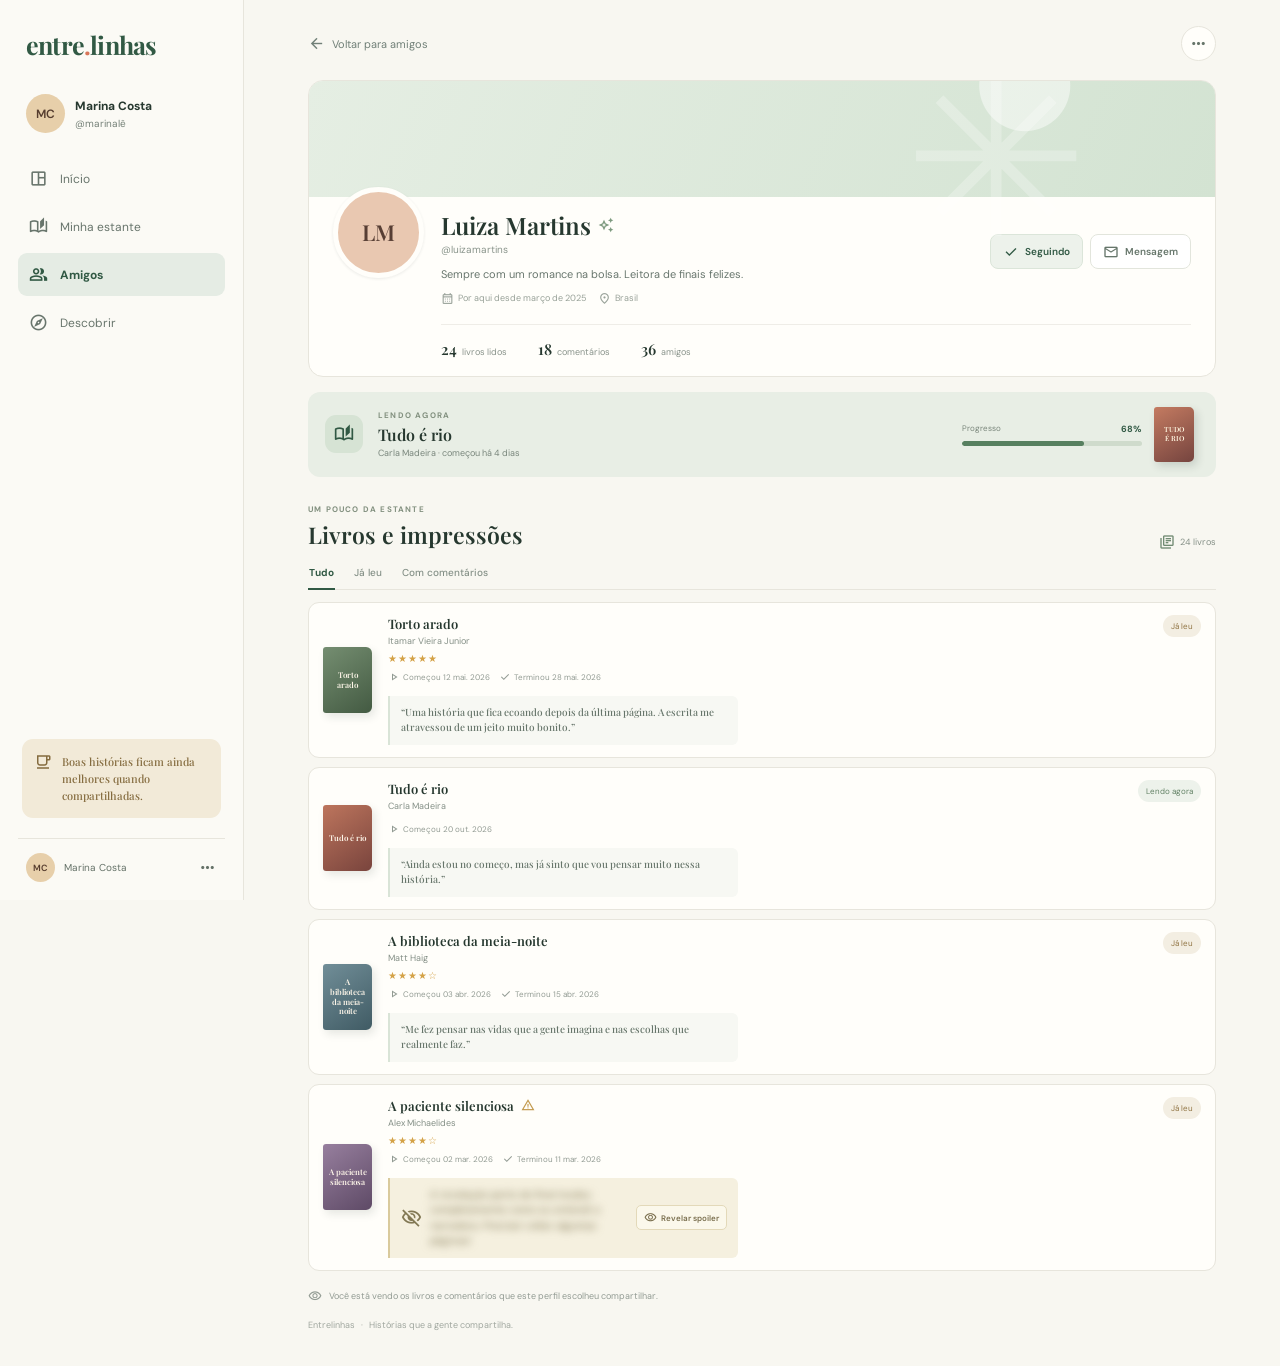
<file: @usuário protótipo 1.html>
<!doctype html>
<html lang="pt-BR">
<head>
  <meta charset="utf-8">
  <meta name="viewport" content="width=device-width, initial-scale=1">
  <meta name="theme-color" content="#f8f7f1">
  <title>Perfil de leitor — Entrelinhas</title>
  <link rel="preconnect" href="https://fonts.googleapis.com">
  <link rel="preconnect" href="https://fonts.gstatic.com" crossorigin>
  <link href="https://fonts.googleapis.com/css2?family=DM+Sans:wght@400;500;600;700&family=Playfair+Display:wght@500;600;700&family=Material+Symbols+Outlined:opsz,wght,FILL,GRAD@20..48,400,0,0" rel="stylesheet">
  <link rel="stylesheet" href="@usuário protótipo 1.css">
  <script src="@usuário protótipo 1.js" defer></script>
</head>
<body>
  <div class="app-shell">
    <!-- Navegação da conta -->
    <aside class="sidebar">
      <a class="logo" href="entrelinha protótipo teste 2.html">entre<span>.</span>linhas</a>
      <div class="profile-mini"><div class="avatar owner-avatar">MC</div><div><strong>Marina Costa</strong><small>@marinalê</small></div></div>
      <nav class="side-nav" aria-label="Navegação principal">
        <a href="entrelinha protótipo teste 2.html"><span class="material-symbols-outlined">space_dashboard</span>Início</a>
        <a href="#estante"><span class="material-symbols-outlined">auto_stories</span>Minha estante</a>
        <a class="selected" href="entrelinha protótipo teste 2.html"><span class="material-symbols-outlined">group</span>Amigos</a>
        <a href="#descobrir"><span class="material-symbols-outlined">explore</span>Descobrir</a>
      </nav>
      <div class="sidebar-note"><span class="material-symbols-outlined">local_cafe</span><p>Boas histórias ficam ainda melhores quando compartilhadas.</p></div>
      <div class="sidebar-bottom"><span class="avatar owner-avatar small-avatar">MC</span><span>Marina Costa</span><span class="material-symbols-outlined more">more_horiz</span></div>
    </aside>

    <!-- Perfil de leitor -->
    <main class="main">
      <header class="topbar">
        <a class="back-link" href="entrelinha protótipo teste 2.html"><span class="material-symbols-outlined">arrow_back</span>Voltar para amigos</a>
        <button class="icon-button" aria-label="Mais opções" title="Mais opções"><span class="material-symbols-outlined">more_horiz</span></button>
      </header>

      <!-- Apresentação da pessoa -->
      <section class="profile-hero">
        <div class="profile-cover"></div>
        <div class="profile-main">
          <div class="reader-avatar" id="profileAvatar">LM</div>
          <div class="profile-identity">
            <div class="name-line"><h1 id="profileName">Luiza Martins</h1><span class="verified material-symbols-outlined" title="Perfil da comunidade">auto_awesome</span></div>
            <div class="username" id="profileUsername">@luizamartins</div>
            <p class="profile-bio" id="profileBio">Sempre com um romance na bolsa. Leitora de finais felizes.</p>
            <div class="profile-meta"><span><span class="material-symbols-outlined">calendar_month</span><span id="joinedDate">Por aqui desde março de 2025</span></span><span><span class="material-symbols-outlined">location_on</span>Brasil</span></div>
          </div>
          <div class="profile-actions"><button class="button follow-button" id="followButton"><span class="material-symbols-outlined">person_add</span><span>Seguir</span></button><button class="button message-button" id="messageButton"><span class="material-symbols-outlined">mail</span><span>Mensagem</span></button></div>
        </div>
        <div class="profile-stats"><div><strong id="readCount">24</strong><span>livros lidos</span></div><div><strong id="reviewCount">18</strong><span>comentários</span></div><div><strong id="friendCount">36</strong><span>amigos</span></div></div>
      </section>

      <!-- Leitura em andamento -->
      <section class="currently-reading">
        <div class="current-icon"><span class="material-symbols-outlined">auto_stories</span></div>
        <div class="current-copy"><span class="section-label">LENDO AGORA</span><h2 id="currentBook">Tudo é rio</h2><p id="currentAuthor">Carla Madeira · começou há 4 dias</p></div>
        <div class="current-progress"><div class="progress-copy"><span>Progresso</span><strong id="currentProgressText">68%</strong></div><div class="progress-track"><i id="currentProgress"></i></div></div>
        <div class="current-cover" id="currentCover">TUDO<br>É RIO</div>
      </section>

      <!-- Estante e comentários -->
      <section class="library-section" id="estante">
        <div class="section-header"><div><div class="section-label">UM POUCO DA ESTANTE</div><h2>Livros e impressões</h2></div><span class="book-total"><span class="material-symbols-outlined">library_books</span><span id="libraryTotal">24 livros</span></span></div>
        <div class="library-tabs" role="tablist" aria-label="Filtrar livros do perfil">
          <button class="library-tab active" data-filter="all" role="tab" aria-selected="true">Tudo</button>
          <button class="library-tab" data-filter="read" role="tab" aria-selected="false">Já leu</button>
          <button class="library-tab" data-filter="reviewed" role="tab" aria-selected="false">Com comentários</button>
        </div>
        <div class="book-list" id="bookList"></div>
        <div class="empty-books" id="emptyBooks" hidden><span class="material-symbols-outlined">auto_stories</span><p>Nenhum livro nessa seleção por enquanto.</p></div>
      </section>

      <!-- Nota de privacidade -->
      <div class="privacy-note"><span class="material-symbols-outlined">visibility</span><span>Você está vendo os livros e comentários que este perfil escolheu compartilhar.</span></div>
      <footer class="page-footer">Entrelinhas <span>·</span> Histórias que a gente compartilha.</footer>
    </main>
  </div>
  <div class="toast" id="toast" role="status" aria-live="polite"></div>
</body>
</html>
</file>
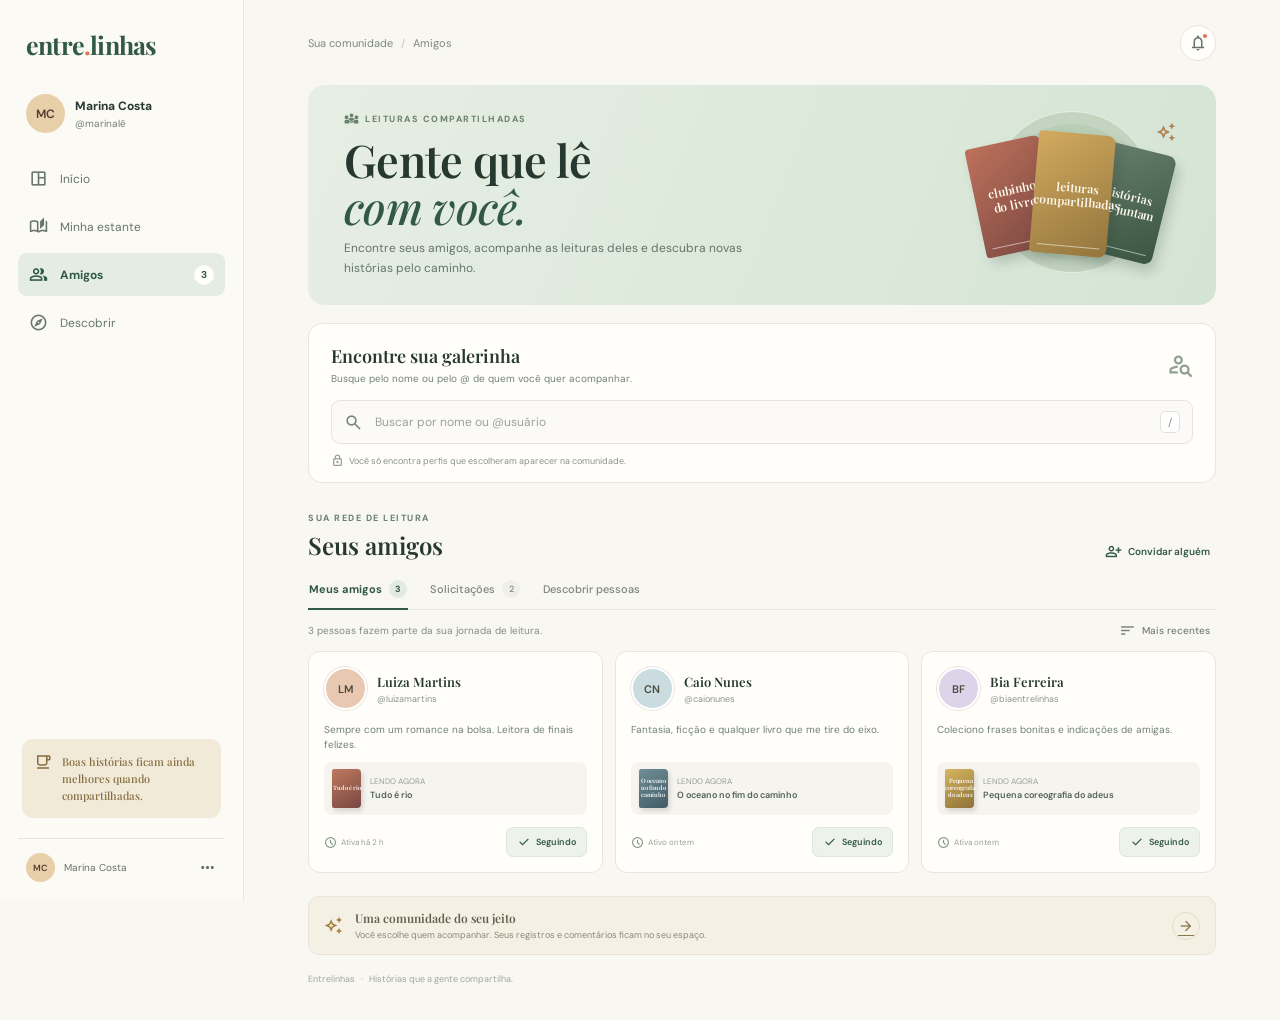
<file: entrelinha protótipo teste 2.html>
<!doctype html>
<html lang="pt-BR">
<head>
  <meta charset="utf-8">
  <meta name="viewport" content="width=device-width, initial-scale=1">
  <meta name="theme-color" content="#f8f6ef">
  <title>Amigos — Entrelinhas</title>
  <link rel="preconnect" href="https://fonts.googleapis.com">
  <link rel="preconnect" href="https://fonts.gstatic.com" crossorigin>
  <link href="https://fonts.googleapis.com/css2?family=DM+Sans:wght@400;500;600;700&family=Playfair+Display:wght@500;600;700&family=Material+Symbols+Outlined:opsz,wght,FILL,GRAD@20..48,400,0,0" rel="stylesheet">
  <link rel="stylesheet" href="entrelinha protótipo teste 2.css">
  <script src="entrelinha protótipo teste 2.js" defer></script>
</head>
<body>
  <div class="app-shell">
    <!-- Navegação da conta -->
    <aside class="sidebar">
      <a class="logo" href="#inicio">entre<span>.</span>linhas</a>
      <div class="profile-mini">
        <div class="avatar avatar-owner">MC</div>
        <div><strong>Marina Costa</strong><small>@marinalê</small></div>
      </div>
      <nav class="side-nav" aria-label="Navegação principal">
        <a href="#inicio"><span class="material-symbols-outlined">space_dashboard</span>Início</a>
        <a href="#estante"><span class="material-symbols-outlined">auto_stories</span>Minha estante</a>
        <a class="selected" href="#amigos" aria-current="page"><span class="material-symbols-outlined">group</span>Amigos <span class="nav-count" id="navFriendCount">3</span></a>
        <a href="#descobrir"><span class="material-symbols-outlined">explore</span>Descobrir</a>
      </nav>
      <div class="sidebar-note"><span class="material-symbols-outlined">local_cafe</span><p>Boas histórias ficam ainda melhores quando compartilhadas.</p></div>
      <div class="sidebar-bottom"><span class="avatar avatar-owner small-avatar">MC</span><span>Marina Costa</span><span class="material-symbols-outlined more">more_horiz</span></div>
    </aside>

    <!-- Área principal de amigos -->
    <main class="main" id="amigos">
      <header class="topbar">
        <div class="breadcrumb">Sua comunidade <span>/</span> Amigos</div>
        <button class="icon-button" aria-label="Notificações" title="Notificações"><span class="material-symbols-outlined">notifications</span><i></i></button>
      </header>

      <section class="page-intro">
        <div class="intro-copy">
          <div class="eyebrow"><span class="material-symbols-outlined">diversity_3</span> LEITURAS COMPARTILHADAS</div>
          <h1>Gente que lê<br><em>com você.</em></h1>
          <p>Encontre seus amigos, acompanhe as leituras deles e descubra novas histórias pelo caminho.</p>
        </div>
        <div class="intro-art" aria-hidden="true">
          <div class="art-circle"></div>
          <div class="art-book book-a"><span>clubinho<br>do livro</span><i></i></div>
          <div class="art-book book-b"><span>leituras<br>compartilhadas</span><i></i></div>
          <div class="art-book book-c"><span>histórias<br>que juntam</span><i></i></div>
          <span class="material-symbols-outlined art-spark">auto_awesome</span>
        </div>
      </section>

      <!-- Busca por nome ou nome de usuário -->
      <section class="search-panel" aria-label="Buscar pessoas">
        <div class="search-heading"><div><h2>Encontre sua galerinha</h2><p>Busque pelo nome ou pelo @ de quem você quer acompanhar.</p></div><span class="material-symbols-outlined search-people-icon">person_search</span></div>
        <label class="search-box" for="peopleSearch">
          <span class="material-symbols-outlined">search</span>
          <input id="peopleSearch" type="search" placeholder="Buscar por nome ou @usuário" autocomplete="off">
          <kbd>/</kbd>
        </label>
        <div class="search-hint"><span class="material-symbols-outlined">lock</span> Você só encontra perfis que escolheram aparecer na comunidade.</div>
      </section>

      <!-- Abas da comunidade -->
      <section class="community-section">
        <div class="section-heading">
          <div><div class="eyebrow">SUA REDE DE LEITURA</div><h2 id="listTitle">Seus amigos</h2></div>
          <button class="text-button" id="inviteButton"><span class="material-symbols-outlined">person_add</span>Convidar alguém</button>
        </div>
        <div class="tabs" role="tablist" aria-label="Seções de amigos">
          <button class="tab active" role="tab" aria-selected="true" data-tab="friends">Meus amigos <span id="friendsTabCount">3</span></button>
          <button class="tab" role="tab" aria-selected="false" data-tab="requests">Solicitações <span id="requestsTabCount">2</span></button>
          <button class="tab" role="tab" aria-selected="false" data-tab="discover">Descobrir pessoas</button>
        </div>
        <div class="list-toolbar"><p id="resultSummary">Pessoas que fazem parte da sua jornada de leitura.</p><button class="sort-button" id="sortButton"><span class="material-symbols-outlined">sort</span> Mais recentes</button></div>
        <div class="people-grid" id="peopleGrid" aria-live="polite"></div>
        <div class="empty-state" id="emptyState" hidden><span class="material-symbols-outlined">person_search</span><h3>Ninguém por aqui ainda</h3><p>Tente outro nome ou confira a aba de sugestões.</p></div>
      </section>

      <!-- Lembrete de privacidade e convivência -->
      <aside class="community-tip"><span class="material-symbols-outlined">auto_awesome</span><div><strong>Uma comunidade do seu jeito</strong><p>Você escolhe quem acompanhar. Seus registros e comentários ficam no seu espaço.</p></div><a href="#privacidade" aria-label="Saiba mais sobre privacidade"><span class="material-symbols-outlined">arrow_forward</span></a></aside>
      <footer class="page-footer">Entrelinhas <span>·</span> Histórias que a gente compartilha.</footer>
    </main>
  </div>
  <div class="toast" id="toast" role="status" aria-live="polite"></div>
</body>
</html>
</file>
<file: @usuário protótipo 1.css>
:root {
  --ink: #26382f; --muted: #758178; --paper: #f8f7f1; --line: #e7e5dc;
  --green: #315944; --green-soft: #e5ece4; --coral: #d87559; --gold: #e7b75e; --white: #fffefa;
}
* { box-sizing: border-box; }
html { scroll-behavior: smooth; }
body { margin: 0; background: var(--paper); color: var(--ink); font-family: 'DM Sans', sans-serif; }
.material-symbols-outlined { font-size: 21px; line-height: 1; font-variation-settings: 'FILL' 0, 'wght' 400, 'GRAD' 0, 'opsz' 24; }

/* Navegação da conta */
.app-shell { min-height: 100vh; }
.sidebar { position: fixed; inset: 0 auto 0 0; z-index: 3; display: flex; width: 244px; flex-direction: column; padding: 28px 18px 18px; border-right: 1px solid var(--line); background: #fbfaf5; }
.logo { margin: 0 0 33px 8px; color: var(--green); font: 700 25px 'Playfair Display', serif; letter-spacing: -.8px; text-decoration: none; }
.logo span { color: var(--coral); }
.profile-mini { display: flex; align-items: center; gap: 10px; padding: 0 8px 24px; }
.profile-mini strong, .profile-mini small { display: block; }
.profile-mini strong { font-size: 12px; }
.profile-mini small { margin-top: 3px; color: var(--muted); font-size: 10px; }
.avatar { display: grid; width: 39px; height: 39px; flex: 0 0 auto; place-items: center; border-radius: 50%; background: #e8c6a8; color: #553c2e; font: 600 12px 'DM Sans', sans-serif; }
.owner-avatar { background: #e7cfaa; }
.side-nav { display: grid; gap: 5px; }
.side-nav a { display: flex; min-height: 43px; align-items: center; gap: 12px; padding: 0 11px; border-radius: 9px; color: #68756c; font-size: 12px; text-decoration: none; transition: background .2s, color .2s; }
.side-nav a:hover, .side-nav a.selected { background: var(--green-soft); color: var(--green); }
.side-nav a.selected { font-weight: 700; }
.side-nav .material-symbols-outlined { font-size: 19px; }
.sidebar-note { display: flex; gap: 10px; margin: auto 4px 20px; padding: 14px 12px; border-radius: 11px; background: #f2ead8; color: #846b3e; }
.sidebar-note .material-symbols-outlined { flex: 0 0 auto; font-size: 18px; }
.sidebar-note p { margin: 0; font: 500 11px/1.55 'Playfair Display', serif; }
.sidebar-bottom { display: flex; align-items: center; gap: 9px; padding: 14px 8px 0; border-top: 1px solid var(--line); color: #657268; font-size: 10px; }
.small-avatar { width: 29px; height: 29px; font-size: 9px; }
.sidebar-bottom .more { margin-left: auto; font-size: 19px; }

/* Conteúdo e cabeçalho do perfil */
.main { width: min(1090px, calc(100% - 244px)); margin-left: 244px; padding: 25px clamp(24px, 5vw, 64px) 35px; }
.topbar { display: flex; height: 37px; align-items: center; justify-content: space-between; margin-bottom: 18px; }
.back-link { display: inline-flex; align-items: center; gap: 7px; color: #718078; font-size: 11px; text-decoration: none; }
.back-link:hover { color: var(--green); }
.back-link .material-symbols-outlined { font-size: 17px; }
.icon-button { display: grid; width: 35px; height: 35px; place-items: center; border: 1px solid var(--line); border-radius: 50%; background: var(--white); color: #66756a; cursor: pointer; }
.icon-button .material-symbols-outlined { font-size: 19px; }
.profile-hero { overflow: hidden; border: 1px solid var(--line); border-radius: 15px; background: var(--white); }
.profile-cover { position: relative; height: 116px; background: radial-gradient(circle at 79% 4%, #ffffff79 0 45px, transparent 46px), linear-gradient(112deg, #e5eee3, #d3e3d2); }
.profile-cover::after { position: absolute; top: -63px; right: 14%; color: #ffffff42; content: '✳'; font-size: 220px; }
.profile-main { display: flex; align-items: center; gap: 17px; padding: 0 24px; }
.reader-avatar { position: relative; z-index: 1; display: grid; width: 91px; height: 91px; flex: 0 0 auto; place-items: center; margin-top: -39px; border: 5px solid var(--white); border-radius: 50%; background: #e9c8b1; box-shadow: 0 1px 3px #26382f19; color: #573e34; font: 600 22px 'Playfair Display', serif; }
.reader-avatar.avatar-caio { background: #cbdce1; color: #3e555b; }
.reader-avatar.avatar-bia { background: #dfd3e9; color: #594968; }
.reader-avatar.avatar-ana { background: #e7d9ad; color: #61532c; }
.reader-avatar.avatar-rafa { background: #c8d9c4; color: #3f5c3d; }
.reader-avatar.avatar-joao { background: #e3c7cd; color: #694650; }
.reader-avatar.avatar-mari { background: #d7d4b5; color: #58563c; }
.profile-identity { min-width: 0; padding: 12px 0 2px; }
.name-line { display: flex; align-items: center; gap: 7px; }
.name-line h1 { overflow: hidden; margin: 0; font: 600 24px 'Playfair Display', serif; text-overflow: ellipsis; white-space: nowrap; }
.verified { color: #7d9a7f; font-size: 16px; }
.username { margin-top: 2px; color: #89948b; font-size: 10px; }
.profile-bio { margin: 10px 0 9px; color: #69776e; font-size: 11px; line-height: 1.5; }
.profile-meta { display: flex; flex-wrap: wrap; gap: 12px; color: #98a198; font-size: 9px; }
.profile-meta > span { display: inline-flex; align-items: center; gap: 4px; }
.profile-meta .material-symbols-outlined { font-size: 13px; }
.profile-actions { display: flex; gap: 7px; margin-left: auto; }
.button { display: inline-flex; min-height: 35px; align-items: center; justify-content: center; gap: 6px; padding: 0 12px; border: 1px solid var(--green); border-radius: 8px; background: var(--green); color: white; font: 600 10px 'DM Sans', sans-serif; cursor: pointer; transition: background .18s, color .18s; }
.button:hover { background: #264833; }
.button .material-symbols-outlined { font-size: 16px; }
.button.following { border-color: #dbe5d9; background: #edf2eb; color: var(--green); }
.message-button { border-color: #e2e5dc; background: white; color: #66766b; }
.message-button:hover { background: #f5f6f1; color: var(--green); }
.profile-stats { display: flex; gap: 31px; margin: 17px 24px 0 132px; padding: 14px 0 17px; border-top: 1px solid #efede7; }
.profile-stats div { display: flex; align-items: baseline; gap: 5px; }
.profile-stats strong { font: 600 15px 'Playfair Display', serif; }
.profile-stats span { color: #89938b; font-size: 9px; }

/* Leitura atual */
.currently-reading { display: grid; grid-template-columns: 41px 1fr minmax(110px, 180px) 45px; align-items: center; gap: 12px; margin-top: 15px; padding: 15px 17px; border-radius: 12px; background: #e8eee5; }
.current-icon { display: grid; width: 38px; height: 38px; place-items: center; border-radius: 11px; background: #d6e3d4; color: var(--green); }
.current-icon .material-symbols-outlined { font-size: 20px; }
.section-label { display: block; color: #82907f; font-size: 8px; font-weight: 700; letter-spacing: 1.2px; }
.current-copy h2 { margin: 4px 0 2px; font: 600 16px 'Playfair Display', serif; }
.current-copy p { margin: 0; color: #79867c; font-size: 9px; }
.progress-copy { display: flex; justify-content: space-between; margin-bottom: 6px; color: #78857a; font-size: 8px; }
.progress-copy strong { color: var(--green); font-size: 9px; }
.progress-track { height: 5px; overflow: hidden; border-radius: 4px; background: #cfdbcc; }
.progress-track i { display: block; width: 68%; height: 100%; border-radius: inherit; background: #578060; }
.current-cover { display: grid; width: 40px; height: 55px; place-items: center; border-radius: 3px 5px 5px 3px; background: linear-gradient(150deg, #c47b61, #75443f); box-shadow: 3px 4px 8px #26382f2a; color: #fff5df; font: 600 7px/1.3 'Playfair Display', serif; text-align: center; }

/* Livros, avaliações e comentários */
.library-section { margin-top: 27px; }
.section-header { display: flex; align-items: end; justify-content: space-between; }
.section-header h2 { margin: 5px 0 0; font: 600 23px 'Playfair Display', serif; }
.book-total { display: inline-flex; align-items: center; gap: 5px; color: #869188; font-size: 9px; }
.book-total .material-symbols-outlined { color: #718b73; font-size: 16px; }
.library-tabs { display: flex; gap: 18px; margin-top: 16px; border-bottom: 1px solid var(--line); }
.library-tab { position: relative; padding: 0 1px 10px; border: 0; background: transparent; color: #849087; font: 500 10px 'DM Sans', sans-serif; cursor: pointer; }
.library-tab.active { color: var(--green); font-weight: 700; }
.library-tab.active::after { position: absolute; right: 0; bottom: -1px; left: 0; height: 2px; background: var(--green); content: ''; }
.book-list { display: grid; gap: 9px; margin-top: 12px; }
.book-entry { display: grid; grid-template-columns: 52px minmax(0, 1fr) auto; align-items: center; gap: 13px; padding: 12px 14px; border: 1px solid var(--line); border-radius: 11px; background: var(--white); }
.book-cover { display: grid; width: 49px; height: 66px; place-items: center; padding: 5px; border-radius: 3px 6px 6px 3px; box-shadow: 3px 4px 8px #26382f1d; color: #fff7ea; font: 600 8px/1.2 'Playfair Display', serif; text-align: center; }
.book-cover.coral { background: linear-gradient(145deg, #bd755d, #79443d); }
.book-cover.blue { background: linear-gradient(145deg, #718e98, #405b64); }
.book-cover.mustard { background: linear-gradient(145deg, #d7b761, #8d7036); }
.book-cover.green { background: linear-gradient(145deg, #758e71, #435a42); }
.book-cover.plum { background: linear-gradient(145deg, #977f9e, #5e4a66); }
.book-details { min-width: 0; }
.book-title-line { display: flex; align-items: center; gap: 7px; }
.book-title-line h3 { overflow: hidden; margin: 0; font: 600 13px 'Playfair Display', serif; text-overflow: ellipsis; white-space: nowrap; }
.book-title-line .material-symbols-outlined { color: #c2994c; font-size: 14px; }
.book-author { margin: 3px 0 5px; color: #859087; font-size: 9px; }
.rating { color: #d4a247; font-size: 10px; letter-spacing: 1px; }
.book-dates { display: inline-flex; flex-wrap: wrap; gap: 9px; margin-top: 6px; color: #929b93; font-size: 8px; }
.book-dates span { display: inline-flex; align-items: center; gap: 3px; }
.book-dates .material-symbols-outlined { font-size: 12px; }
.review { position: relative; max-width: 350px; margin: 8px 0 0; padding: 9px 11px; border-left: 2px solid #d9e4d7; border-radius: 0 6px 6px 0; background: #f7f8f3; color: #66756a; font: 500 10px/1.55 'Playfair Display', serif; }
.review.spoiler { display: flex; align-items: center; gap: 8px; border-left-color: #d9ca9c; background: #f5f0df; color: #827854; font-family: 'DM Sans', sans-serif; }
.review.spoiler p { margin: 0; filter: blur(4px); transition: filter .2s; }
.review.spoiler.revealed p { filter: none; }
.spoiler-button { display: inline-flex; flex: 0 0 auto; align-items: center; gap: 4px; padding: 5px 7px; border: 1px solid #e3d9b9; border-radius: 5px; background: #fbf8eb; color: #796e4d; font: 600 8px 'DM Sans', sans-serif; cursor: pointer; }
.spoiler-button .material-symbols-outlined { font-size: 13px; }
.book-status { align-self: start; padding: 6px 8px; border-radius: 20px; background: #edf2eb; color: #618064; font-size: 8px; white-space: nowrap; }
.book-status.finished { background: #f3eee2; color: #917544; }
.empty-books { padding: 36px 12px; color: #89948b; text-align: center; }
.empty-books .material-symbols-outlined { color: #91a090; font-size: 27px; }
.empty-books p { margin: 8px 0 0; font-size: 10px; }
.privacy-note { display: flex; align-items: center; gap: 7px; margin-top: 18px; color: #929b93; font-size: 9px; }
.privacy-note .material-symbols-outlined { font-size: 14px; }
.page-footer { padding: 16px 0 0; color: #a0a79f; font-size: 9px; }
.page-footer span { padding: 0 4px; }
.toast { position: fixed; right: 24px; bottom: 22px; z-index: 8; max-width: min(360px, calc(100% - 32px)); padding: 12px 17px; border-radius: 9px; background: var(--ink); box-shadow: 0 7px 20px #1b302540; color: white; font-size: 11px; opacity: 0; pointer-events: none; transform: translateY(12px); transition: .22s; }
.toast.show { opacity: 1; transform: translateY(0); }

/* Ajustes para telas menores */
@media (max-width: 1020px) {
  .main { padding-right: 28px; padding-left: 28px; }
  .profile-main { gap: 13px; padding-right: 17px; padding-left: 17px; }
  .profile-stats { margin-left: 121px; }
}
@media (max-width: 760px) {
  .sidebar { width: 70px; align-items: center; padding: 17px 8px; }
  .logo { margin: 3px 0 26px; font-size: 0; }
  .logo::after { color: var(--green); content: 'e.'; font: 700 25px 'Playfair Display', serif; }
  .profile-mini { padding: 0 0 22px; }
  .profile-mini > div:not(.avatar) { display: none; }
  .side-nav { width: 100%; }
  .side-nav a { justify-content: center; padding: 0; font-size: 0; }
  .side-nav a > .material-symbols-outlined { font-size: 20px; }
  .sidebar-note, .sidebar-bottom { display: none; }
  .main { width: calc(100% - 70px); margin-left: 70px; padding: 20px 17px 28px; }
  .profile-main { flex-wrap: wrap; align-items: start; padding: 0 17px; }
  .reader-avatar { width: 76px; height: 76px; margin-top: -31px; }
  .profile-identity { flex: 1; padding-top: 9px; }
  .name-line h1 { font-size: 21px; }
  .profile-actions { width: 100%; justify-content: flex-end; margin-top: -4px; }
  .profile-stats { gap: 22px; margin: 14px 17px 0; }
  .currently-reading { grid-template-columns: 38px 1fr 42px; }
  .current-progress { grid-column: 2; grid-row: 2; }
  .current-cover { grid-column: 3; grid-row: 1 / span 2; }
}
@media (max-width: 500px) {
  .sidebar { width: 57px; }
  .main { width: calc(100% - 57px); margin-left: 57px; padding-right: 12px; padding-left: 12px; }
  .profile-cover { height: 90px; }
  .profile-main { column-gap: 10px; padding: 0 12px; }
  .reader-avatar { width: 66px; height: 66px; margin-top: -26px; border-width: 4px; font-size: 18px; }
  .profile-identity { padding-top: 7px; }
  .name-line h1 { font-size: 18px; }
  .profile-bio { margin-top: 7px; font-size: 10px; }
  .profile-meta { gap: 7px; font-size: 8px; }
  .profile-actions { margin-top: 2px; }
  .button { min-height: 32px; padding: 0 9px; font-size: 9px; }
  .profile-stats { justify-content: space-between; gap: 8px; margin-right: 12px; margin-left: 12px; }
  .profile-stats div { display: grid; gap: 2px; }
  .profile-stats strong { font-size: 14px; }
  .profile-stats span { font-size: 8px; }
  .currently-reading { grid-template-columns: 34px 1fr 38px; gap: 8px; padding: 12px; }
  .current-icon { width: 32px; height: 32px; }
  .current-copy h2 { font-size: 14px; }
  .current-copy p { font-size: 8px; }
  .library-section { margin-top: 23px; }
  .section-header h2 { font-size: 20px; }
  .book-total { font-size: 8px; }
  .library-tabs { gap: 14px; }
  .book-entry { grid-template-columns: 43px minmax(0, 1fr); gap: 10px; padding: 10px; }
  .book-cover { width: 42px; height: 59px; }
  .book-status { grid-column: 2; grid-row: 2; justify-self: start; margin-top: -2px; }
  .book-details { grid-column: 2; grid-row: 1; }
  .review { font-size: 9px; }
  .spoiler-button { font-size: 7px; }
  .privacy-note { align-items: flex-start; line-height: 1.5; }
}
</file>
<file: entrelinha protótipo teste 2.css>
:root {
  --ink: #26382f;
  --muted: #748178;
  --paper: #f8f7f1;
  --line: #e7e5dc;
  --green: #315944;
  --green-soft: #e5ece4;
  --coral: #d87559;
  --gold: #e7b75e;
  --white: #fffefa;
}

* { box-sizing: border-box; }

html { scroll-behavior: smooth; }

body {
  margin: 0;
  background: var(--paper);
  color: var(--ink);
  font-family: 'DM Sans', sans-serif;
}

.material-symbols-outlined {
  font-size: 21px;
  line-height: 1;
  font-variation-settings: 'FILL' 0, 'wght' 400, 'GRAD' 0, 'opsz' 24;
}

/* Estrutura da conta e navegação */
.app-shell { min-height: 100vh; }

.sidebar {
  position: fixed;
  inset: 0 auto 0 0;
  z-index: 3;
  display: flex;
  width: 244px;
  flex-direction: column;
  padding: 28px 18px 18px;
  border-right: 1px solid var(--line);
  background: #fbfaf5;
}

.logo {
  margin: 0 0 33px 8px;
  color: var(--green);
  font: 700 25px 'Playfair Display', serif;
  letter-spacing: -.8px;
  text-decoration: none;
}
.logo span { color: var(--coral); }

.profile-mini { display: flex; align-items: center; gap: 10px; padding: 0 8px 24px; }
.profile-mini strong, .profile-mini small { display: block; }
.profile-mini strong { font-size: 12px; }
.profile-mini small { margin-top: 3px; color: var(--muted); font-size: 10px; }

.avatar {
  display: grid;
  width: 39px;
  height: 39px;
  flex: 0 0 auto;
  place-items: center;
  border-radius: 50%;
  background: #e8c6a8;
  color: #553c2e;
  font: 600 12px 'DM Sans', sans-serif;
}
.avatar-owner { background: #e7cfaa; }

.side-nav { display: grid; gap: 5px; }
.side-nav a {
  display: flex;
  min-height: 43px;
  align-items: center;
  gap: 12px;
  padding: 0 11px;
  border-radius: 9px;
  color: #68756c;
  font-size: 12px;
  text-decoration: none;
  transition: background .2s, color .2s;
}
.side-nav a:hover, .side-nav a.selected { background: var(--green-soft); color: var(--green); }
.side-nav a.selected { font-weight: 700; }
.side-nav .material-symbols-outlined { font-size: 19px; }
.nav-count { display: grid; width: 20px; height: 20px; place-items: center; margin-left: auto; border-radius: 50%; background: #fffefa; font-size: 10px; }

.sidebar-note {
  display: flex;
  gap: 10px;
  margin: auto 4px 20px;
  padding: 14px 12px;
  border-radius: 11px;
  background: #f2ead8;
  color: #846b3e;
}
.sidebar-note .material-symbols-outlined { flex: 0 0 auto; font-size: 18px; }
.sidebar-note p { margin: 0; font: 500 11px/1.55 'Playfair Display', serif; }
.sidebar-bottom { display: flex; align-items: center; gap: 9px; padding: 14px 8px 0; border-top: 1px solid var(--line); color: #657268; font-size: 10px; }
.small-avatar { width: 29px; height: 29px; font-size: 9px; }
.sidebar-bottom .more { margin-left: auto; font-size: 19px; }

/* Área de conteúdo */
.main { width: min(1130px, calc(100% - 244px)); margin-left: 244px; padding: 25px clamp(24px, 5vw, 64px) 35px; }
.topbar { display: flex; height: 35px; align-items: center; justify-content: space-between; margin-bottom: 25px; }
.breadcrumb { color: #7e8980; font-size: 11px; }
.breadcrumb span { padding: 0 5px; color: #c6c5bb; }
.icon-button { position: relative; display: grid; width: 36px; height: 36px; place-items: center; border: 1px solid var(--line); border-radius: 50%; background: var(--white); color: #66756a; cursor: pointer; }
.icon-button .material-symbols-outlined { font-size: 18px; }
.icon-button i { position: absolute; top: 7px; right: 7px; width: 6px; height: 6px; border: 1px solid white; border-radius: 50%; background: var(--coral); }

/* Capa da área de amigos */
.page-intro { position: relative; display: flex; min-height: 211px; align-items: center; justify-content: space-between; overflow: hidden; padding: 25px 36px; border-radius: 17px; background: linear-gradient(112deg, #e7eee4, #d4e4d4); }
.intro-copy { position: relative; z-index: 1; max-width: 480px; }
.eyebrow { display: flex; align-items: center; gap: 6px; color: #69806c; font-size: 9px; font-weight: 700; letter-spacing: 1.5px; }
.eyebrow .material-symbols-outlined { font-size: 15px; }
.intro-copy h1 { margin: 10px 0 9px; font: 600 clamp(31px, 4vw, 45px)/1.04 'Playfair Display', serif; letter-spacing: -.7px; }
.intro-copy h1 em { color: var(--green); font-weight: 500; }
.intro-copy p { max-width: 410px; margin: 0; color: #65746a; font-size: 12px; line-height: 1.65; }
.intro-art { position: relative; width: 300px; height: 170px; flex: 0 0 300px; }
.art-circle { position: absolute; top: 1px; right: 27px; width: 162px; height: 162px; border: 1px solid #ffffffa6; border-radius: 50%; background: #b9ceb7; box-shadow: inset 0 0 0 12px #ffffff24; }
.art-book { position: absolute; display: grid; width: 77px; height: 111px; place-items: center; border-radius: 4px 8px 8px 4px; box-shadow: 5px 7px 12px #26382f33; color: #fff9ed; text-align: center; transform: rotate(-12deg); }
.art-book span { font: 600 12px/1.2 'Playfair Display', serif; }
.art-book i { position: absolute; right: 7px; bottom: 8px; left: 7px; height: 1px; background: #fff8; }
.book-a { top: 31px; right: 128px; z-index: 1; background: linear-gradient(145deg, #bd715b, #784640); }
.book-b { top: 23px; right: 69px; z-index: 2; height: 122px; background: linear-gradient(145deg, #d3aa5f, #92753d); transform: rotate(5deg); }
.book-c { top: 37px; right: 15px; z-index: 1; background: linear-gradient(145deg, #68806e, #395440); transform: rotate(14deg); }
.art-spark { position: absolute; top: 12px; right: 4px; color: #af8050; font-size: 20px; }

/* Busca */
.search-panel { margin-top: 18px; padding: 20px 22px 15px; border: 1px solid var(--line); border-radius: 14px; background: var(--white); }
.search-heading { display: flex; align-items: center; justify-content: space-between; }
.search-heading h2 { margin: 0 0 4px; font: 600 18px 'Playfair Display', serif; }
.search-heading p { margin: 0; color: var(--muted); font-size: 10px; }
.search-people-icon { color: #91a08f; font-size: 27px; }
.search-box { display: flex; height: 44px; align-items: center; gap: 10px; margin-top: 15px; padding: 0 12px; border: 1px solid #e4e6dc; border-radius: 9px; background: #fbfaf6; color: #78857b; transition: border .2s, box-shadow .2s; }
.search-box:focus-within { border-color: #8da68f; box-shadow: 0 0 0 3px #e1ece1; }
.search-box .material-symbols-outlined { font-size: 19px; }
.search-box input { width: 100%; border: 0; outline: 0; background: transparent; color: var(--ink); font: 12px 'DM Sans', sans-serif; }
.search-box input::placeholder { color: #9aa39b; }
.search-box kbd { display: grid; width: 21px; height: 22px; place-items: center; border: 1px solid #e3e2db; border-radius: 5px; background: white; color: #8b958d; font: 11px 'DM Sans'; }
.search-hint { display: flex; align-items: center; gap: 5px; margin-top: 10px; color: #89938b; font-size: 9px; }
.search-hint .material-symbols-outlined { font-size: 13px; }

/* Abas, filtros e lista de pessoas */
.community-section { margin-top: 29px; }
.section-heading { display: flex; align-items: end; justify-content: space-between; }
.section-heading h2 { margin: 5px 0 0; font: 600 24px 'Playfair Display', serif; }
.text-button, .sort-button { display: inline-flex; align-items: center; gap: 6px; border: 0; background: transparent; color: var(--green); font: 600 10px 'DM Sans', sans-serif; cursor: pointer; }
.text-button .material-symbols-outlined, .sort-button .material-symbols-outlined { font-size: 17px; }
.tabs { display: flex; gap: 21px; margin-top: 19px; border-bottom: 1px solid var(--line); }
.tab { position: relative; display: inline-flex; align-items: center; gap: 7px; padding: 0 1px 11px; border: 0; background: transparent; color: #7b867d; font: 500 11px 'DM Sans', sans-serif; cursor: pointer; }
.tab.active { color: var(--green); font-weight: 700; }
.tab.active::after { position: absolute; right: 0; bottom: -1px; left: 0; height: 2px; background: var(--green); content: ''; }
.tab span { display: grid; min-width: 18px; height: 18px; place-items: center; padding: 0 4px; border-radius: 10px; background: #efeee8; font-size: 9px; }
.tab.active span { background: #e2ebe1; }
.list-toolbar { display: flex; align-items: center; justify-content: space-between; min-height: 41px; }
.list-toolbar p { margin: 0; color: #828d84; font-size: 10px; }
.sort-button { color: #758178; font-weight: 500; }
.people-grid { display: grid; grid-template-columns: repeat(3, minmax(0, 1fr)); gap: 12px; }
.person-card { min-width: 0; padding: 15px; border: 1px solid var(--line); border-radius: 12px; background: var(--white); transition: transform .18s, box-shadow .18s; }
.person-card:hover { transform: translateY(-2px); box-shadow: 0 8px 20px #26382f0c; }
.person-top { display: flex; align-items: center; gap: 10px; }
.person-avatar { display: grid; width: 43px; height: 43px; flex: 0 0 auto; place-items: center; border: 2px solid white; border-radius: 50%; box-shadow: 0 0 0 1px #e7e6de; color: #4b4a3e; font: 600 11px 'DM Sans'; }
.avatar-luiza { background: #e9c8b1; }
.avatar-caio { background: #cbdce1; }
.avatar-bia { background: #dfd3e9; }
.avatar-ana { background: #e7d9ad; }
.avatar-rafa { background: #c8d9c4; }
.avatar-joao { background: #e3c7cd; }
.avatar-mari { background: #d7d4b5; }
.person-name { min-width: 0; }
.person-name strong { display: block; overflow: hidden; color: var(--ink); font: 600 13px 'Playfair Display', serif; text-overflow: ellipsis; white-space: nowrap; }
.person-name small { display: block; margin-top: 3px; color: #8a958c; font-size: 9px; }
.person-bio { min-height: 30px; margin: 12px 0 10px; color: #718078; font-size: 10px; line-height: 1.5; }
.reading-now { display: flex; min-height: 52px; align-items: center; gap: 9px; padding: 7px 8px; border-radius: 8px; background: #f5f4ee; }
.book-thumb { display: grid; width: 29px; height: 39px; flex: 0 0 auto; place-items: center; border-radius: 2px 4px 4px 2px; box-shadow: 2px 3px 5px #0002; color: #fff; font: 600 6px/1.15 'Playfair Display', serif; text-align: center; }
.cover-coral { background: linear-gradient(150deg, #bf795f, #784741); }
.cover-blue { background: linear-gradient(150deg, #718e98, #405b64); }
.cover-mustard { background: linear-gradient(150deg, #d7b761, #8d7036); }
.cover-green { background: linear-gradient(150deg, #758e71, #435a42); }
.reading-now small { display: block; margin-bottom: 3px; color: #97a097; font-size: 8px; }
.reading-now b { display: block; overflow: hidden; color: #536257; font: 600 9px 'DM Sans', sans-serif; text-overflow: ellipsis; white-space: nowrap; }
.card-footer { display: flex; align-items: center; justify-content: space-between; gap: 8px; margin-top: 12px; }
.activity { display: inline-flex; align-items: center; gap: 4px; color: #98a197; font-size: 8px; white-space: nowrap; }
.activity .material-symbols-outlined { color: #809580; font-size: 13px; }
.follow-button, .request-button { display: inline-flex; min-height: 30px; align-items: center; justify-content: center; gap: 5px; padding: 0 10px; border: 1px solid var(--green); border-radius: 7px; background: var(--green); color: white; font: 600 9px 'DM Sans', sans-serif; cursor: pointer; transition: background .2s, color .2s; }
.follow-button:hover, .request-button:hover { background: #264833; }
.follow-button.following { border-color: #dce6db; background: #edf2eb; color: var(--green); }
.follow-button .material-symbols-outlined, .request-button .material-symbols-outlined { font-size: 14px; }
.request-actions { display: flex; gap: 5px; }
.request-button.accept { padding: 0 8px; }
.request-button.dismiss { border-color: #e7e5dc; background: white; color: #7b867d; }

/* Aviso de comunidade */
.community-tip { display: flex; align-items: center; gap: 12px; margin-top: 23px; padding: 13px 15px; border: 1px solid #e9e4d6; border-radius: 11px; background: #f5f0e4; }
.community-tip > .material-symbols-outlined { color: #a48243; font-size: 19px; }
.community-tip strong { display: block; color: #5f604e; font: 600 12px 'Playfair Display', serif; }
.community-tip p { margin: 3px 0 0; color: #898978; font-size: 9px; }
.community-tip a { display: grid; width: 28px; height: 28px; flex: 0 0 auto; place-items: center; margin-left: auto; border: 1px solid #e4dcc9; border-radius: 50%; color: #8b774d; }
.community-tip a .material-symbols-outlined { font-size: 16px; }
.page-footer { padding: 18px 0 0; color: #a0a79f; font-size: 9px; }
.page-footer span { padding: 0 4px; }

/* Mensagem rápida */
.toast { position: fixed; right: 24px; bottom: 22px; z-index: 8; max-width: min(380px, calc(100% - 32px)); padding: 12px 17px; border-radius: 9px; background: var(--ink); box-shadow: 0 7px 20px #1b302540; color: white; font-size: 11px; opacity: 0; pointer-events: none; transform: translateY(12px); transition: .22s; }
.toast.show { opacity: 1; transform: translateY(0); }
.empty-state { padding: 46px 15px; color: #859188; text-align: center; }
.empty-state .material-symbols-outlined { color: #94a593; font-size: 34px; }
.empty-state h3 { margin: 11px 0 5px; color: var(--ink); font: 600 18px 'Playfair Display', serif; }
.empty-state p { margin: 0; font-size: 11px; }

/* Ajustes para telas menores */
@media (max-width: 1050px) {
  .main { padding-right: 30px; padding-left: 30px; }
  .people-grid { grid-template-columns: repeat(2, minmax(0, 1fr)); }
}

@media (max-width: 720px) {
  .sidebar { width: 70px; align-items: center; padding: 17px 8px; }
  .logo { margin: 3px 0 26px; font-size: 0; }
  .logo::after { color: var(--green); content: 'e.'; font: 700 25px 'Playfair Display', serif; }
  .profile-mini { padding: 0 0 22px; }
  .profile-mini > div:not(.avatar) { display: none; }
  .side-nav { width: 100%; }
  .side-nav a { position: relative; justify-content: center; padding: 0; font-size: 0; }
  .side-nav a > .material-symbols-outlined { font-size: 20px; }
  .nav-count { position: absolute; top: 2px; right: 0; width: 16px; min-width: 16px; height: 16px; padding: 0; font-size: 8px; }
  .sidebar-note, .sidebar-bottom { display: none; }
  .main { width: calc(100% - 70px); margin-left: 70px; padding: 20px 17px 28px; }
  .topbar { margin-bottom: 16px; }
  .page-intro { min-height: 190px; padding: 22px; }
  .intro-art { position: absolute; right: -50px; width: 210px; opacity: .78; }
  .intro-copy { max-width: 80%; }
  .intro-copy h1 { font-size: 34px; }
  .intro-copy p { max-width: 300px; }
  .search-panel { padding: 17px 15px 13px; }
  .people-grid { gap: 9px; }
  .person-card { padding: 11px; }
}

@media (max-width: 500px) {
  .sidebar { width: 57px; }
  .logo { margin-bottom: 22px; }
  .main { width: calc(100% - 57px); margin-left: 57px; padding-right: 12px; padding-left: 12px; }
  .breadcrumb { font-size: 10px; }
  .page-intro { min-height: 190px; padding: 19px 16px; }
  .intro-copy { max-width: 100%; }
  .intro-copy h1 { font-size: 31px; }
  .intro-copy p { max-width: 260px; font-size: 10px; }
  .intro-art { right: -95px; opacity: .35; }
  .search-heading h2 { font-size: 16px; }
  .search-heading p { max-width: 250px; line-height: 1.5; }
  .search-box { height: 42px; }
  .search-hint { align-items: flex-start; line-height: 1.5; }
  .community-section { margin-top: 24px; }
  .section-heading h2 { font-size: 21px; }
  .text-button { gap: 3px; font-size: 9px; }
  .text-button .material-symbols-outlined { font-size: 15px; }
  .tabs { gap: 12px; overflow-x: auto; }
  .tab { flex: 0 0 auto; font-size: 10px; }
  .list-toolbar p { max-width: 190px; font-size: 9px; }
  .sort-button { gap: 3px; font-size: 9px; }
  .sort-button .material-symbols-outlined { font-size: 14px; }
  .people-grid { grid-template-columns: 1fr; }
  .person-card { padding: 14px; }
  .person-bio { min-height: 0; }
  .community-tip { align-items: flex-start; padding: 12px; }
  .community-tip p { line-height: 1.5; }
}

.person-link { display: flex; min-width: 0; flex: 1; align-items: center; gap: 10px; color: inherit; text-decoration: none; }
.person-link:hover .person-name strong { color: var(--green); }
</file>
